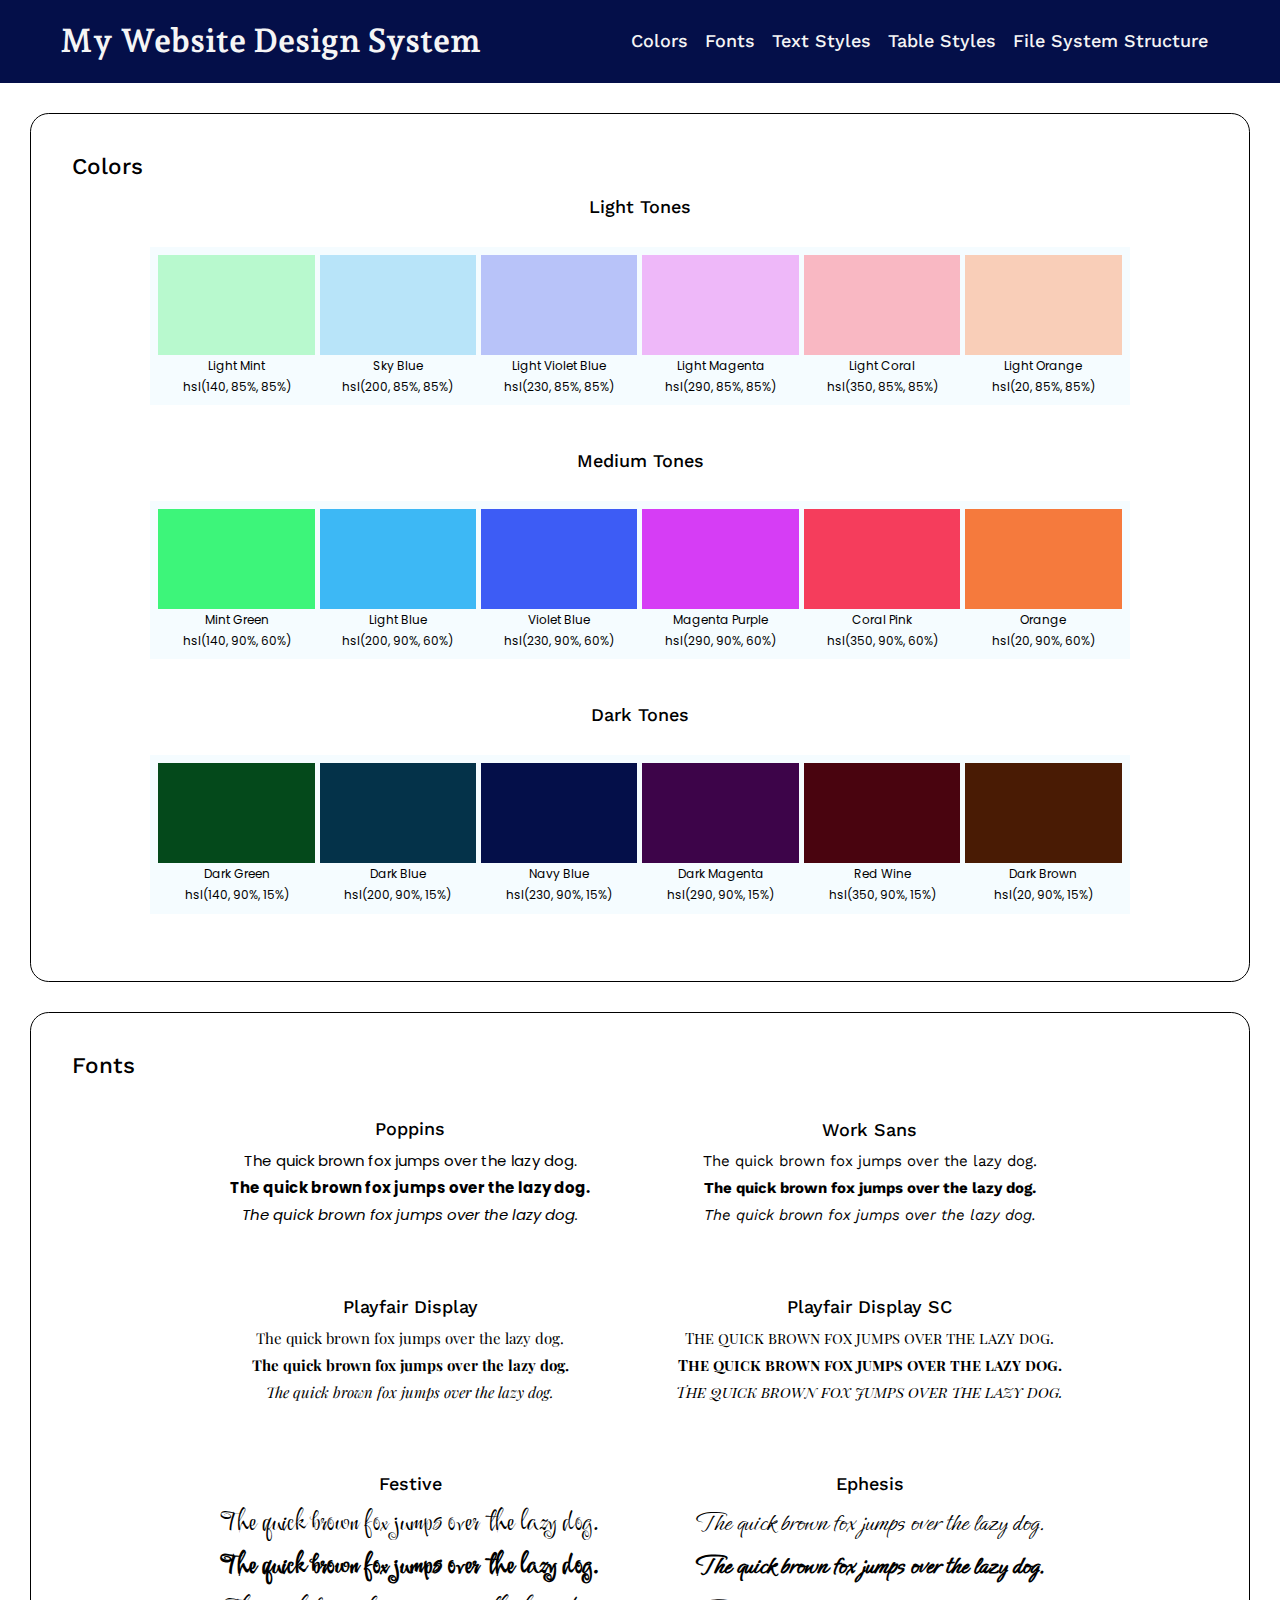
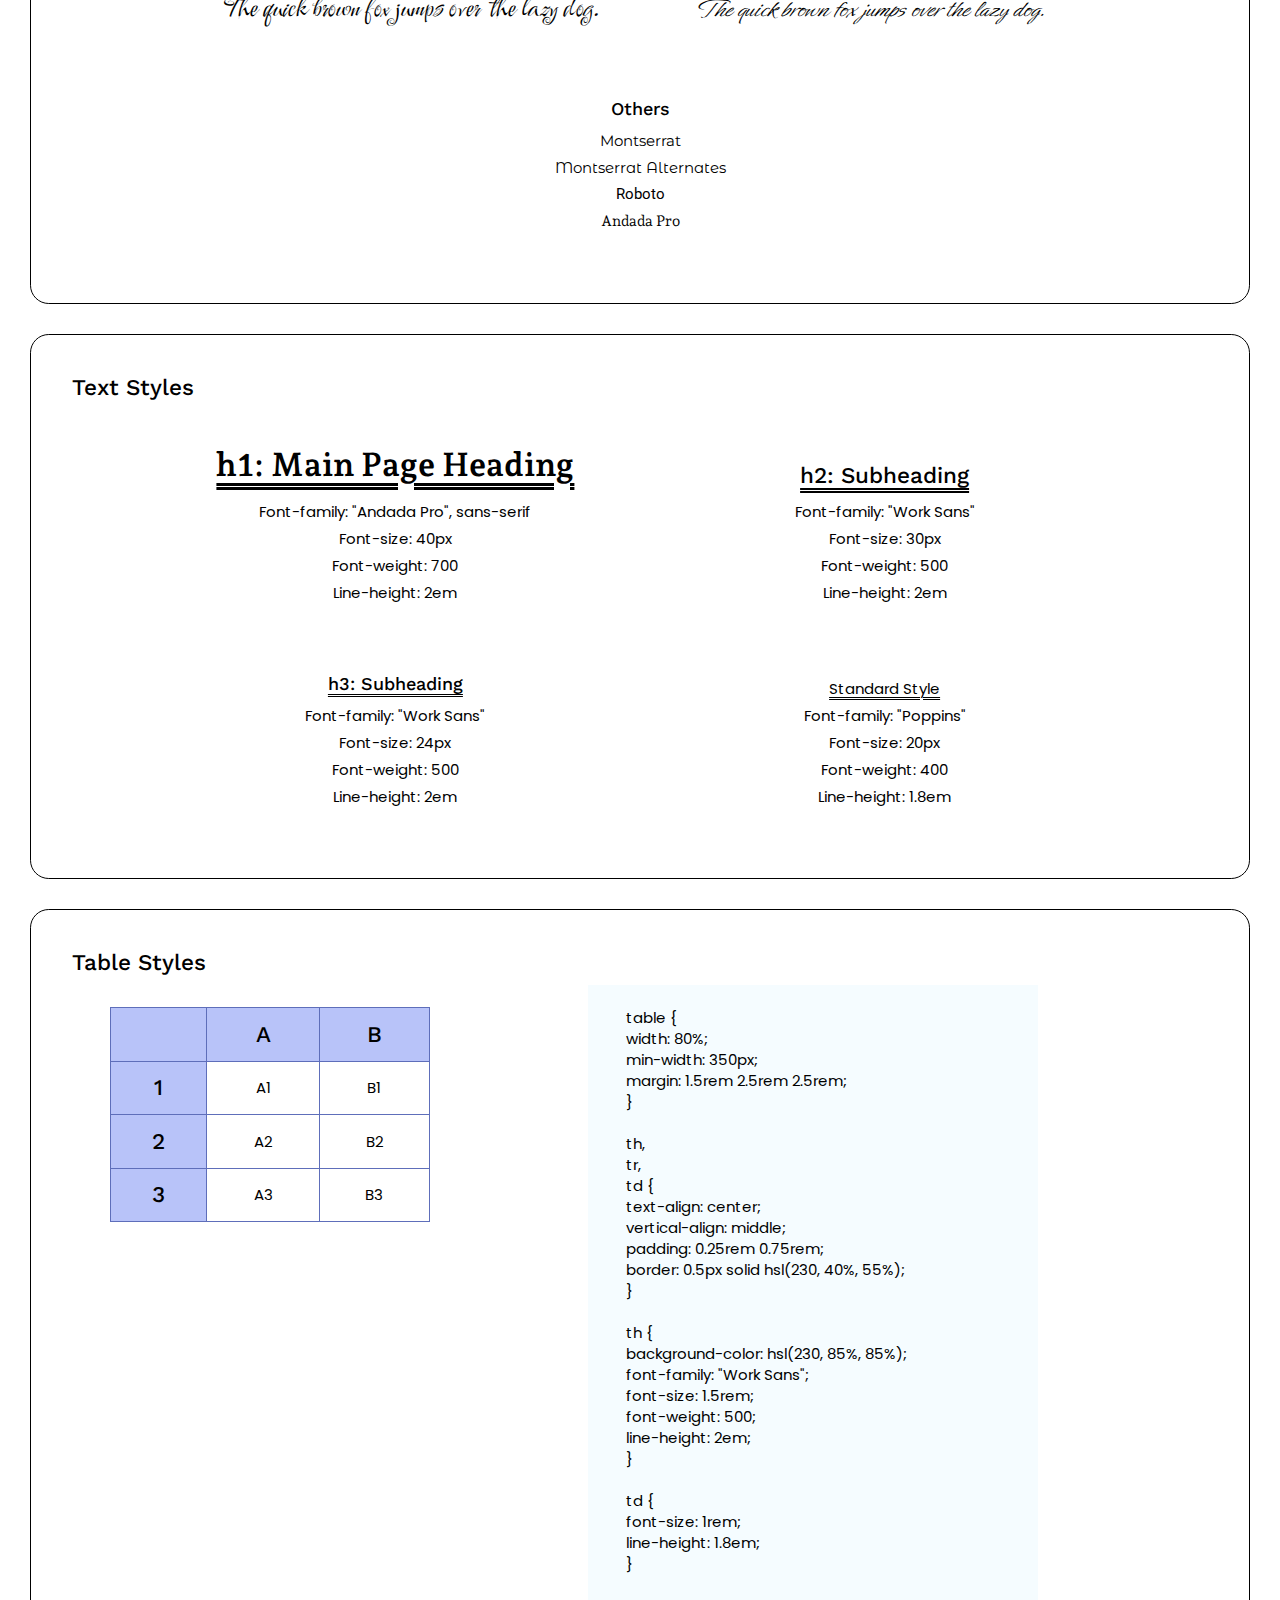
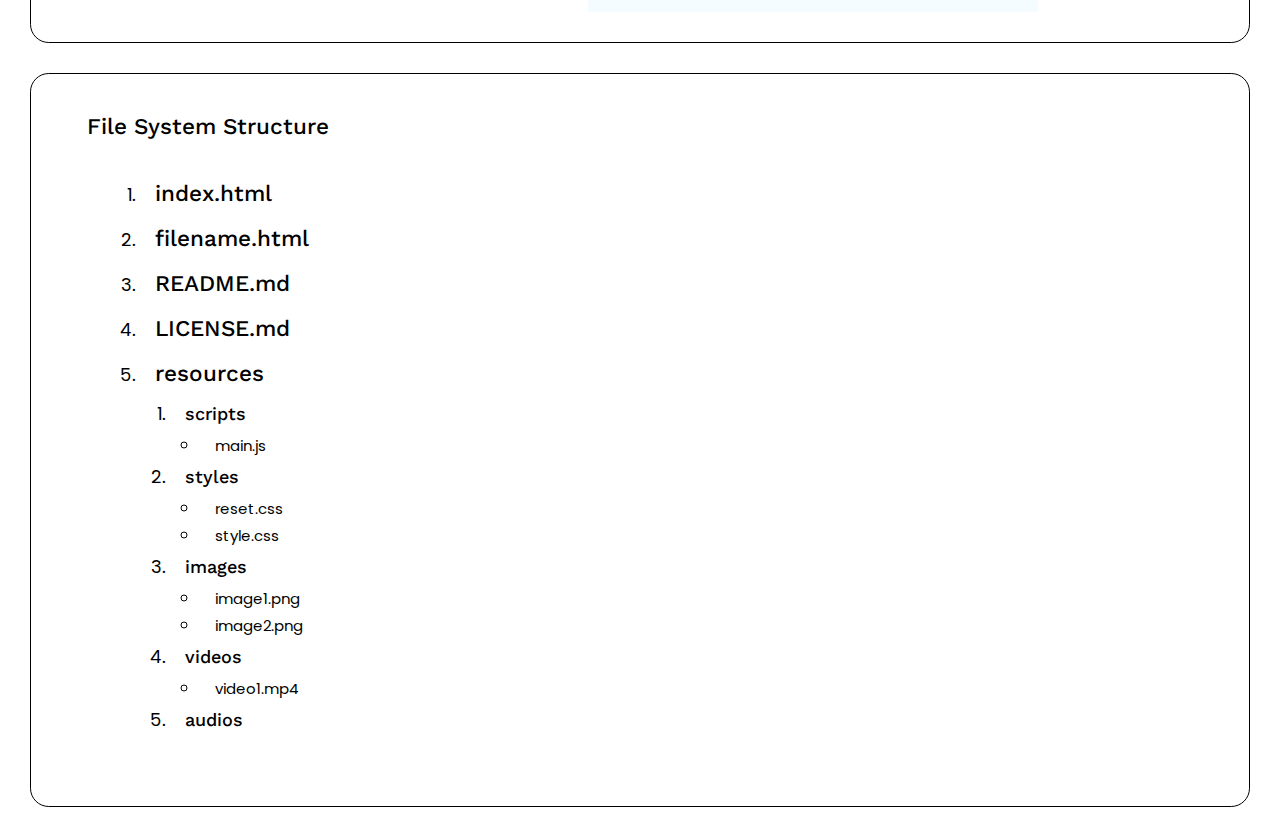
<file: index.html>
<!DOCTYPE html>
<html lang="en">
  <head>
    <meta charset="UTF-8" />
    <meta http-equiv="X-UA-Compatible" content="IE=edge" />
    <meta name="viewport" content="width=device-width, initial-scale=1.0" />
    <link rel="preconnect" href="https://fonts.googleapis.com" />
    <link rel="preconnect" href="https://fonts.gstatic.com" crossorigin />
    <link
      id="fonts-sans-serif&serif"
      href="https://fonts.googleapis.com/css2?family=Playfair+Display+SC:ital,wght@0,400;0,700;0,900;1,400;1,700;1,900&family=Playfair+Display:ital,wght@0,400;0,500;0,600;0,700;0,800;0,900;1,400;1,500;1,600;1,700;1,800;1,900&family=Roboto:ital,wght@0,100;0,300;0,400;0,500;0,700;0,900;1,100;1,300;1,400;1,500;1,700;1,900&family=Work+Sans:ital,wght@0,100;0,200;0,300;0,400;0,500;0,600;0,700;0,800;0,900;1,200;1,400;1,800&display=swap"
      rel="stylesheet"
    />
    <link
      id="fonts-cursive"
      href="https://fonts.googleapis.com/css2?family=Ephesis&family=Festive&display=swap"
      rel="stylesheet"
    />
    <link
      id="fonts-others"
      href="https://fonts.googleapis.com/css2?family=Andada+Pro:ital,wght@0,400;0,700;1,400&family=Montserrat+Alternates:ital,wght@0,400;0,700;1,400&family=Montserrat:ital,wght@0,400;0,700;1,400&family=Poppins:ital,wght@0,400;0,700;1,400&display=swap"
      rel="stylesheet"
    />
    <link href="resources/styles/reset.css" rel="stylesheet" />
    <link href="resources/styles/style.css" rel="stylesheet" />
    <title>My Website Design System</title>
  </head>

  <body>
    <!-- header -->

    <header>
      <h1>My Website Design System</h1>
      <nav>
        <ul>
          <li>
            <a href="#colors"><h2>Colors</h2></a>
          </li>
          <li>
            <a href="#fonts"><h2>Fonts</h2></a>
          </li>
          <li>
            <a href="#text-styles"><h2>Text Styles</h2></a>
          </li>
          <li>
            <a href="#table-styles"><h2>Table Styles</h2></a>
          </li>
          <li>
            <a href="#file-system-structure"><h2>File System Structure</h2></a>
          </li>
        </ul>
      </nav>
    </header>
    <div id="shiftdown"></div>

    <!-- Colors -->

    <main>
      <section class="topics" id="colors">
        <h2>Colors</h2>
        <section id='light'>
          <h3>Light Tones</h3>
          <ul>
            <li>
              <div id="light-1"></div>
              <p>Light Mint</p>
              <p>hsl(140, 85%, 85%)</p>
            </li>
            <li>
              <div id="light-2"></div>
              <p>Sky Blue</p>
              <p>hsl(200, 85%, 85%)</p>
            </li>
            <li>
              <div id="light-3"></div>
              <p>Light Violet Blue</p>
              <p>hsl(230, 85%, 85%)</p>
            </li>
            <li>
              <div id="light-4"></div>
              <p>Light Magenta</p>
              <p>hsl(290, 85%, 85%)</p>
            </li>
            <li>
              <div id="light-5"></div>
              <p>Light Coral</p>
              <p>hsl(350, 85%, 85%)</p>
            </li>
            <li>
              <div id="light-6"></div>
              <p>Light Orange</p>
              <p>hsl(20, 85%, 85%)</p>
            </li>
          </ul>
        </section>
        <section>
          <h3>Medium Tones</h3>
          <ul>
            <li>
              <div id="medium-1"></div>
              <p>Mint Green</p>
              <p>hsl(140, 90%, 60%)</p>
            </li>
            <li>
              <div id="medium-2"></div>
              <p>Light Blue</p>
              <p>hsl(200, 90%, 60%)</p>
            </li>
            <li>
              <div id="medium-3"></div>
              <p>Violet Blue</p>
              <p>hsl(230, 90%, 60%)</p>
            </li>
            <li>
              <div id="medium-4"></div>
              <p>Magenta Purple</p>
              <p>hsl(290, 90%, 60%)</p>
            </li>
            <li>
              <div id="medium-5"></div>
              <p>Coral Pink</p>
              <p>hsl(350, 90%, 60%)</p>
            </li>
            <li>
              <div id="medium-6"></div>
              <p>Orange</p>
              <p>hsl(20, 90%, 60%)</p>
            </li>
          </ul>
        </section>
        <section>
          <h3>Dark Tones</h3>
          <ul>
            <li>
              <div id="dark-1"></div>
              <p>Dark Green</p>
              <p>hsl(140, 90%, 15%)</p>
            </li>
            <li>
              <div id="dark-2"></div>
              <p>Dark Blue</p>
              <p>hsl(200, 90%, 15%)</p>
            </li>
            <li>
              <div id="dark-3"></div>
              <p>Navy Blue</p>
              <p>hsl(230, 90%, 15%)</p>
            </li>
            <li>
              <div id="dark-4"></div>
              <p>Dark Magenta</p>
              <p>hsl(290, 90%, 15%)</p>
            </li>
            <li>
              <div id="dark-5"></div>
              <p>Red Wine</p>
              <p>hsl(350, 90%, 15%)</p>
            </li>
            <li>
              <div id="dark-6"></div>
              <p>Dark Brown</p>
              <p>hsl(20, 90%, 15%)</p>
            </li>
          </ul>
        </section>
      </section>

      <!-- Fonts -->
                    
      <section class="topics" id="fonts">
        <h2>Fonts</h2>
        <ul>
          <li>
            <h3>Poppins</h3>
            <div id="font-1">
              <p class="normal">The quick brown fox jumps over the lazy dog.</p>
              <p class="bold">The quick brown fox jumps over the lazy dog.</p>
              <p class="italic">The quick brown fox jumps over the lazy dog.</p>
            </div>
          </li>
          <li>
            <h3>Work Sans</h3>
            <div id="font-2">
              <p class="normal">The quick brown fox jumps over the lazy dog.</p>
              <p class="bold">The quick brown fox jumps over the lazy dog.</p>
              <p class="italic">The quick brown fox jumps over the lazy dog.</p>
            </div>
          </li>
          <li>
            <h3>Playfair Display</h3>
            <div id="font-3">
              <p class="normal">The quick brown fox jumps over the lazy dog.</p>
              <p class="bold">The quick brown fox jumps over the lazy dog.</p>
              <p class="italic">The quick brown fox jumps over the lazy dog.</p>
            </div>
          </li>
          <li>
            <h3>Playfair Display SC</h3>
            <div id="font-4">
              <p class="normal">The quick brown fox jumps over the lazy dog.</p>
              <p class="bold">The quick brown fox jumps over the lazy dog.</p>
              <p class="italic">The quick brown fox jumps over the lazy dog.</p>
            </div>
          </li>
          <li>
            <h3>Festive</h3>
            <div id="font-5">
              <p class="normal">The quick brown fox jumps over the lazy dog.</p>
              <p class="bold">The quick brown fox jumps over the lazy dog.</p>
              <p class="italic">The quick brown fox jumps over the lazy dog.</p>
            </div>
          </li>
          <li>
            <h3>Ephesis</h3>
            <div id="font-6">
              <p class="normal">The quick brown fox jumps over the lazy dog.</p>
              <p class="bold">The quick brown fox jumps over the lazy dog.</p>
              <p class="italic">The quick brown fox jumps over the lazy dog.</p>
            </div>
          </li>
          <li class="others">
            <h3>Others</h3>
            <div>
              <p id="font-7">Montserrat</p>
              <p id="font-8">Montserrat Alternates</p>
              <p id="font-9">Roboto</p>
              <p id="font-10">Andada Pro</p>
            </div>
          </li>
        </ul>
      </section>

      <!-- Text Styles -->

      <section class="topics" id="text-styles">
        <h2>Text Styles</h2>
        <ul>
          <li>
            <h1>h1: Main Page Heading</h1>
            <ul class="description">
              <li>Font-family: "Andada Pro", sans-serif</li>
              <li>Font-size: 40px</li>
              <li>Font-weight: 700</li>
              <li>Line-height: 2em</li>
            </ul>
          </li>
          <li>
            <h2>h2: Subheading</h2>
            <ul class="description">
              <li>Font-family: "Work Sans"</li>
              <li>Font-size: 30px</li>
              <li>Font-weight: 500</li>
              <li>Line-height: 2em</li>
            </ul>
          </li>
          <li>
            <h3>h3: Subheading</h3>
            <ul class="description">
              <li>Font-family: "Work Sans"</li>
              <li>Font-size: 24px</li>
              <li>Font-weight: 500</li>
              <li>Line-height: 2em</li>
            </ul>
          </li>
          <li>
            <p>Standard Style</p>
            <ul class="description">
              <li>Font-family: "Poppins"</li>
              <li>Font-size: 20px</li>
              <li>Font-weight: 400</li>
              <li>Line-height: 1.8em</li>
            </ul>
          </li>
        </ul>
      </section>

      <!-- Table Styles -->

      <section class="topics" id="table-styles">
        <h2>Table Styles</h2>
        <div>
          <div id="table">
            <table>
              <thead>
                <tr>
                  <th></th>
                  <th>A</th>
                  <th>B</th>
                </tr>
              </thead>
              <tbody>
                <tr>
                  <th>1</th>
                  <td>A1</td>
                  <td>B1</td>
                </tr>
                <tr>
                  <th>2</th>
                  <td>A2</td>
                  <td>B2</td>
                </tr>
                <tr>
                  <th>3</th>
                  <td>A3</td>
                  <td>B3</td>
                </tr>
              </tbody>
            </table>
          </div>
          <div id="code">
            <code>
              table {<br>
                width: 80%;<br>
                min-width: 350px;<br>
                margin: 1.5rem 2.5rem 2.5rem;<br>
              }<br>
              <br>
              th,<br>
              tr,<br>
              td {<br>
                text-align: center;<br>
                vertical-align: middle;<br>
                padding: 0.25rem 0.75rem;<br>
                border: 0.5px solid hsl(230, 40%, 55%);<br>
              }<br>
              <br>
              th {<br>
                background-color: hsl(230, 85%, 85%);<br>
                font-family: "Work Sans";<br>
                font-size: 1.5rem;<br>
                font-weight: 500;<br>
                line-height: 2em;<br>
              }<br>
              <br>
              td {<br>
                font-size: 1rem;<br>
                line-height: 1.8em;<br>
              }<br>
            </code>
          </div>
        </div>
      </section>

      <!-- File System Structure -->

      <section class="topics" id="file-system-structure">
        <h2>File System Structure</h2>
        <div>
          <ol>
            <li><h2>index.html</h2></li>
            <li><h2>filename.html</h2></li>
            <li><h2>README.md</h2></li>
            <li><h2>LICENSE.md</h2></li>
            <li><h2>resources</h2></li>
            <ol>
              <li><h3>scripts</h3></li>
              <ul>
                <li><p>main.js</p></li>
              </ul>
              <li><h3>styles</h3></li>
              <ul>
                <li><p>reset.css</p></li>
                <li><p>style.css</p></li>
              </ul>
              <li><h3>images</h3></li>
              <ul>
                <li><p>image1.png</p></li>
                <li><p>image2.png</p></li>
              </ul>
              <li><h3>videos</h3></li>
              <ul>
                <li><p>video1.mp4</p></li>
              </ul>
              <li><h3>audios</h3></li>
            </ol>
          </ol>
        </div>
      </section>
    </main>
  </body>
</html>
</file>
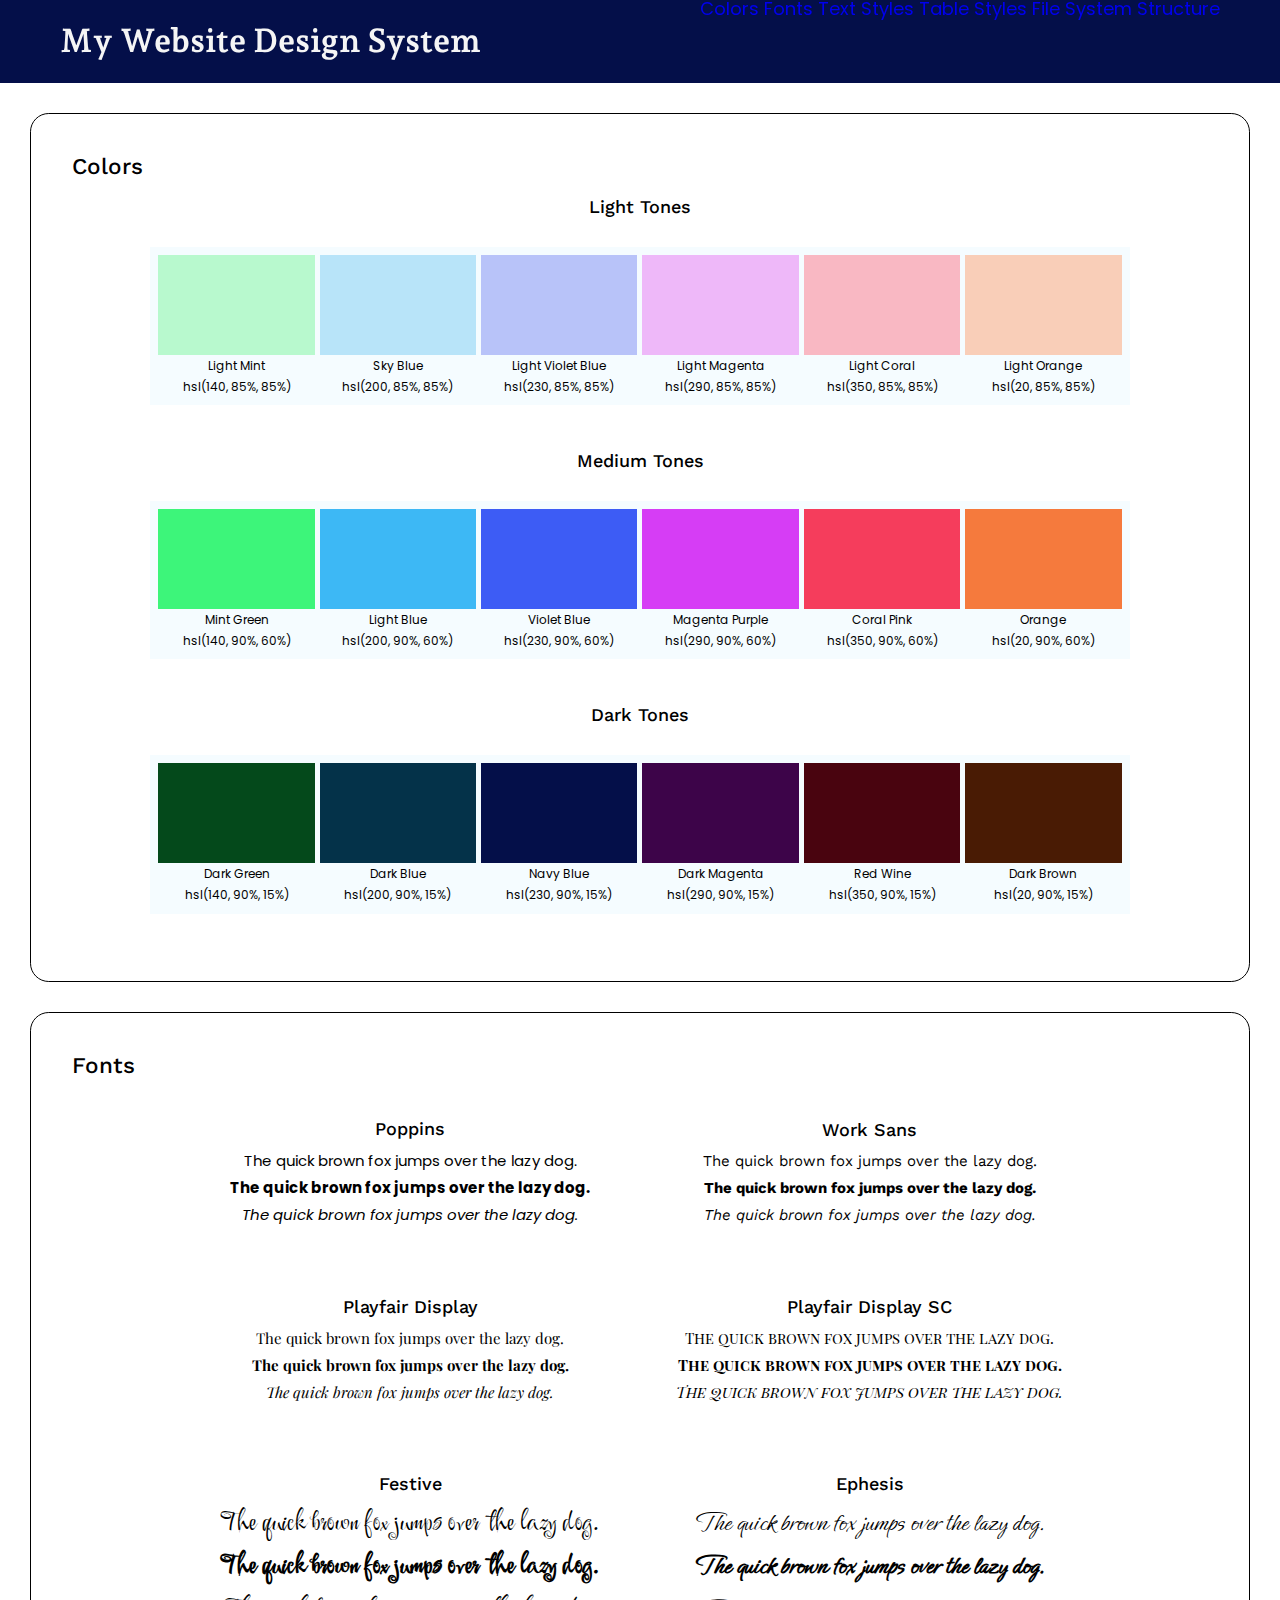
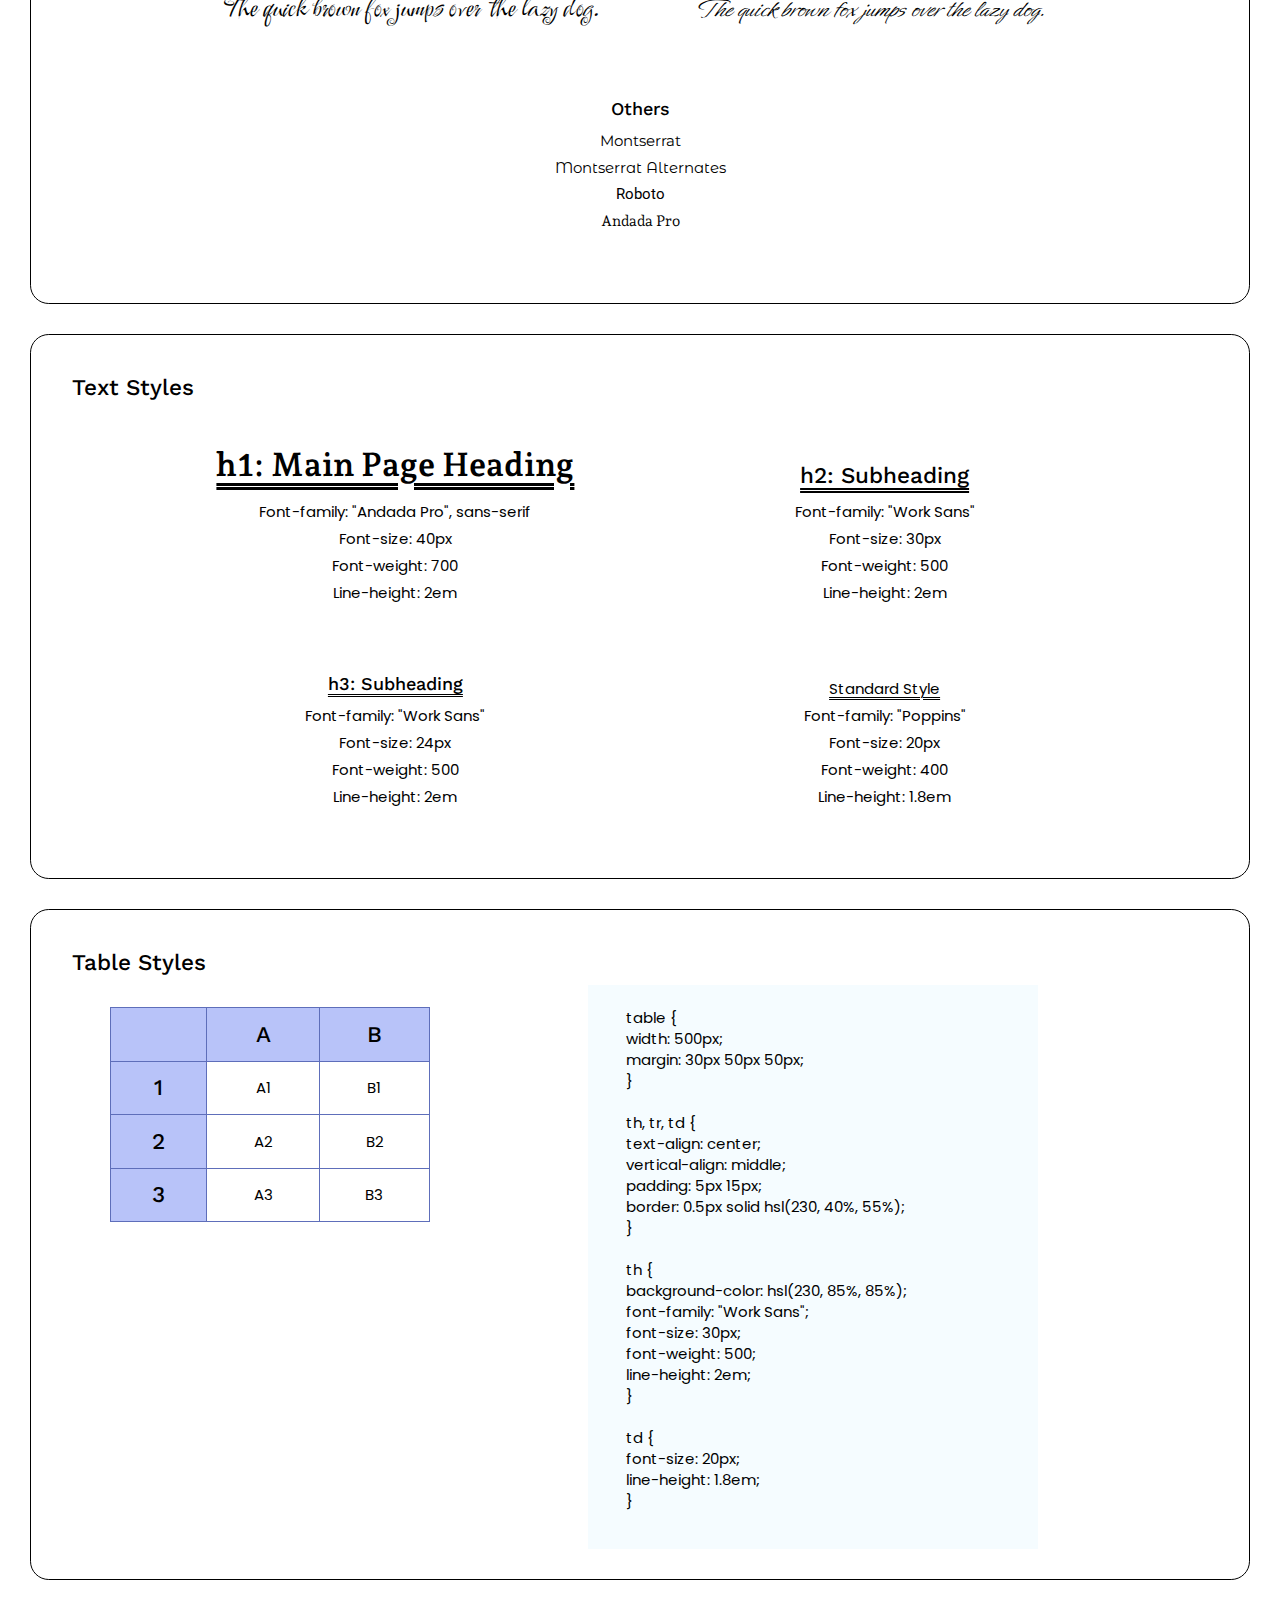
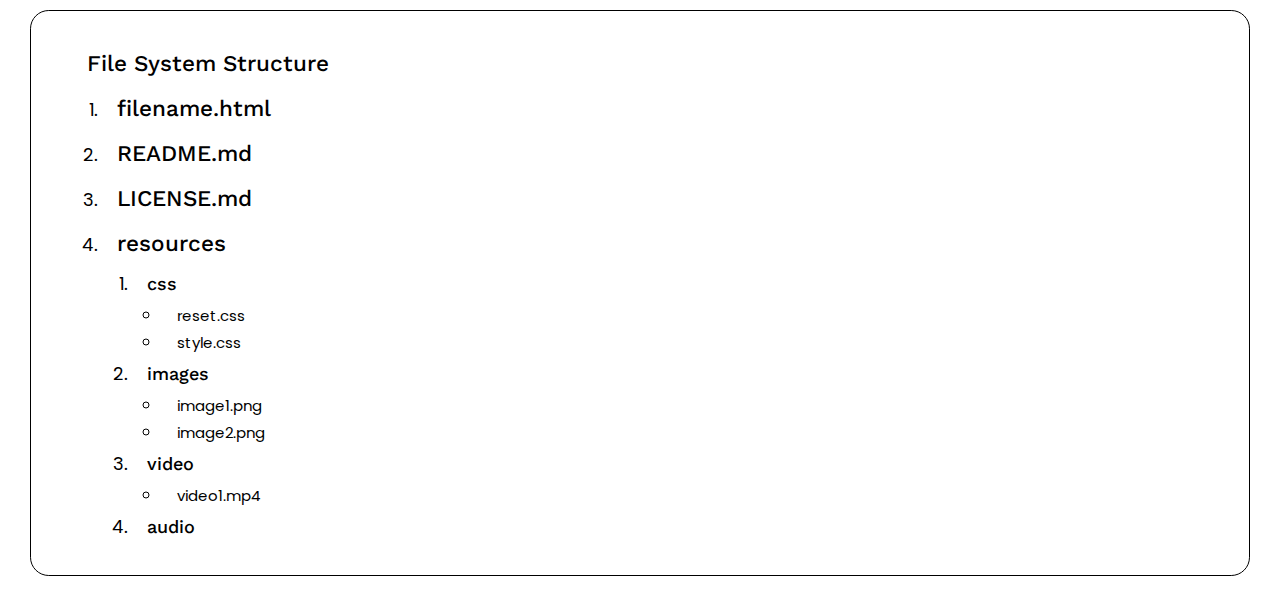
<file: My Website Design System.html>
<!DOCTYPE html>
<html lang="en">
  <head>
    <meta charset="UTF-8" />
    <meta http-equiv="X-UA-Compatible" content="IE=edge" />
    <meta name="viewport" content="width=device-width, initial-scale=1.0" />
    <link rel="preconnect" href="https://fonts.googleapis.com" />
    <link rel="preconnect" href="https://fonts.gstatic.com" crossorigin />
    <link
      id="fonts-sans-serif&serif"
      href="https://fonts.googleapis.com/css2?family=Playfair+Display+SC:ital,wght@0,400;0,700;0,900;1,400;1,700;1,900&family=Playfair+Display:ital,wght@0,400;0,500;0,600;0,700;0,800;0,900;1,400;1,500;1,600;1,700;1,800;1,900&family=Roboto:ital,wght@0,100;0,300;0,400;0,500;0,700;0,900;1,100;1,300;1,400;1,500;1,700;1,900&family=Work+Sans:ital,wght@0,100;0,200;0,300;0,400;0,500;0,600;0,700;0,800;0,900;1,200;1,400;1,800&display=swap"
      rel="stylesheet"
    />
    <link
      id="fonts-cursive"
      href="https://fonts.googleapis.com/css2?family=Ephesis&family=Festive&display=swap"
      rel="stylesheet"
    />
    <link
      id="fonts-others"
      href="https://fonts.googleapis.com/css2?family=Andada+Pro:ital,wght@0,400;0,700;1,400&family=Montserrat+Alternates:ital,wght@0,400;0,700;1,400&family=Montserrat:ital,wght@0,400;0,700;1,400&family=Poppins:ital,wght@0,400;0,700;1,400&display=swap"
      rel="stylesheet"
    />
    <link href="resources/css/reset.css" rel="stylesheet" />
    <link href="resources/css/style.css" rel="stylesheet" />
    <title>My Website Design System</title>
  </head>

  <body>
    <!-- header -->

    <header>
      <h1>My Website Design System</h1>
      <nav>
        <ul>
          <li><a href="#colors">Colors</a></li>
          <li><a href="#fonts">Fonts</a></li>
          <li><a href="#text-styles">Text Styles</a></li>
          <li><a href="#table-styles">Table Styles</a></li>
          <li><a href="#file-system-structure">File System Structure</a></li>
        </ul>
      </nav>
    </header>
    <div id="shiftdown"></div>

    <!-- Colors -->

    <main>
      <section class="topics" id="colors">
        <h2>Colors</h2>
        <section>
          <h3>Light Tones</h3>
          <ul>
            <li>
              <div id="light-1"></div>
              <p>Light Mint</p>
              <p>hsl(140, 85%, 85%)</p>
            </li>
            <li>
              <div id="light-2"></div>
              <p>Sky Blue</p>
              <p>hsl(200, 85%, 85%)</p>
            </li>
            <li>
              <div id="light-3"></div>
              <p>Light Violet Blue</p>
              <p>hsl(230, 85%, 85%)</p>
            </li>
            <li>
              <div id="light-4"></div>
              <p>Light Magenta</p>
              <p>hsl(290, 85%, 85%)</p>
            </li>
            <li>
              <div id="light-5"></div>
              <p>Light Coral</p>
              <p>hsl(350, 85%, 85%)</p>
            </li>
            <li>
              <div id="light-6"></div>
              <p>Light Orange</p>
              <p>hsl(20, 85%, 85%)</p>
            </li>
          </ul>
        </section>
        <section>
          <h3>Medium Tones</h3>
          <ul>
            <li>
              <div id="medium-1"></div>
              <p>Mint Green</p>
              <p>hsl(140, 90%, 60%)</p>
            </li>
            <li>
              <div id="medium-2"></div>
              <p>Light Blue</p>
              <p>hsl(200, 90%, 60%)</p>
            </li>
            <li>
              <div id="medium-3"></div>
              <p>Violet Blue</p>
              <p>hsl(230, 90%, 60%)</p>
            </li>
            <li>
              <div id="medium-4"></div>
              <p>Magenta Purple</p>
              <p>hsl(290, 90%, 60%)</p>
            </li>
            <li>
              <div id="medium-5"></div>
              <p>Coral Pink</p>
              <p>hsl(350, 90%, 60%)</p>
            </li>
            <li>
              <div id="medium-6"></div>
              <p>Orange</p>
              <p>hsl(20, 90%, 60%)</p>
            </li>
          </ul>
        </section>
        <section>
          <h3>Dark Tones</h3>
          <ul>
            <li>
              <div id="dark-1"></div>
              <p>Dark Green</p>
              <p>hsl(140, 90%, 15%)</p>
            </li>
            <li>
              <div id="dark-2"></div>
              <p>Dark Blue</p>
              <p>hsl(200, 90%, 15%)</p>
            </li>
            <li>
              <div id="dark-3"></div>
              <p>Navy Blue</p>
              <p>hsl(230, 90%, 15%)</p>
            </li>
            <li>
              <div id="dark-4"></div>
              <p>Dark Magenta</p>
              <p>hsl(290, 90%, 15%)</p>
            </li>
            <li>
              <div id="dark-5"></div>
              <p>Red Wine</p>
              <p>hsl(350, 90%, 15%)</p>
            </li>
            <li>
              <div id="dark-6"></div>
              <p>Dark Brown</p>
              <p>hsl(20, 90%, 15%)</p>
            </li>
          </ul>
        </section>
      </section>

      <!-- Fonts -->

      <section class="topics" id="fonts">
        <h2>Fonts</h2>
        <ul>
          <li>
            <h3>Poppins</h3>
            <div id="font-1">
              <p class="normal">The quick brown fox jumps over the lazy dog.</p>
              <p class="bold">The quick brown fox jumps over the lazy dog.</p>
              <p class="italic">The quick brown fox jumps over the lazy dog.</p>
            </div>
          </li>
          <li>
            <h3>Work Sans</h3>
            <div id="font-2">
              <p class="normal">The quick brown fox jumps over the lazy dog.</p>
              <p class="bold">The quick brown fox jumps over the lazy dog.</p>
              <p class="italic">The quick brown fox jumps over the lazy dog.</p>
            </div>
          </li>
          <li>
            <h3>Playfair Display</h3>
            <div id="font-3">
              <p class="normal">The quick brown fox jumps over the lazy dog.</p>
              <p class="bold">The quick brown fox jumps over the lazy dog.</p>
              <p class="italic">The quick brown fox jumps over the lazy dog.</p>
            </div>
          </li>
          <li>
            <h3>Playfair Display SC</h3>
            <div id="font-4">
              <p class="normal">The quick brown fox jumps over the lazy dog.</p>
              <p class="bold">The quick brown fox jumps over the lazy dog.</p>
              <p class="italic">The quick brown fox jumps over the lazy dog.</p>
            </div>
          </li>
          <li>
            <h3>Festive</h3>
            <div id="font-5">
              <p class="normal">The quick brown fox jumps over the lazy dog.</p>
              <p class="bold">The quick brown fox jumps over the lazy dog.</p>
              <p class="italic">The quick brown fox jumps over the lazy dog.</p>
            </div>
          </li>
          <li>
            <h3>Ephesis</h3>
            <div id="font-6">
              <p class="normal">The quick brown fox jumps over the lazy dog.</p>
              <p class="bold">The quick brown fox jumps over the lazy dog.</p>
              <p class="italic">The quick brown fox jumps over the lazy dog.</p>
            </div>
          </li>
          <li class="others">
            <h3>Others</h3>
            <div>
              <p id="font-7">Montserrat</p>
              <p id="font-8">Montserrat Alternates</p>
              <p id="font-9">Roboto</p>
              <p id="font-10">Andada Pro</p>
            </div>
          </li>
        </ul>
      </section>

      <!-- Text Styles -->

      <section class="topics" id="text-styles">
        <h2>Text Styles</h2>
        <ul>
          <li>
            <h1>h1: Main Page Heading</h1>
            <ul class="description">
              <li>Font-family: "Andada Pro", sans-serif</li>
              <li>Font-size: 40px</li>
              <li>Font-weight: 700</li>
              <li>Line-height: 2em</li>
            </ul>
          </li>
          <li>
            <h2>h2: Subheading</h2>
            <ul class="description">
              <li>Font-family: "Work Sans"</li>
              <li>Font-size: 30px</li>
              <li>Font-weight: 500</li>
              <li>Line-height: 2em</li>
            </ul>
          </li>
          <li>
            <h3>h3: Subheading</h3>
            <ul class="description">
              <li>Font-family: "Work Sans"</li>
              <li>Font-size: 24px</li>
              <li>Font-weight: 500</li>
              <li>Line-height: 2em</li>
            </ul>
          </li>
          <li>
            <p>Standard Style</p>
            <ul class="description">
              <li>Font-family: "Poppins"</li>
              <li>Font-size: 20px</li>
              <li>Font-weight: 400</li>
              <li>Line-height: 1.8em</li>
            </ul>
          </li>
        </ul>
      </section>

      <!-- Table Styles -->

      <section class="topics" id="table-styles">
        <h2>Table Styles</h2>
        <section>
          <section id="table">
            <table>
              <thead>
                <tr>
                  <th></th>
                  <th>A</th>
                  <th>B</th>
                </tr>
              </thead>
              <tbody>
                <tr>
                  <th>1</th>
                  <td>A1</td>
                  <td>B1</td>
                </tr>
                <tr>
                  <th>2</th>
                  <td>A2</td>
                  <td>B2</td>
                </tr>
                <tr>
                  <th>3</th>
                  <td>A3</td>
                  <td>B3</td>
                </tr>
              </tbody>
            </table>
          </section>
          <section id="code">
            <code>
              table {<br />
              width: 500px;<br />
              margin: 30px 50px 50px;<br />
              }<br />
              <br />
              th, tr, td {<br />
              text-align: center;<br />
              vertical-align: middle;<br />
              padding: 5px 15px;<br />
              border: 0.5px solid hsl(230, 40%, 55%);<br />
              }<br />
              <br />
              th {<br />
              background-color: hsl(230, 85%, 85%);<br />
              font-family: "Work Sans";<br />
              font-size: 30px;<br />
              font-weight: 500;<br />
              line-height: 2em;<br />
              }<br />
              <br />
              td {<br />
              font-size: 20px;<br />
              line-height: 1.8em;<br />
              }
            </code>
          </section>
        </section>
      </section>

      <!-- File System Structure -->

      <section class="topics" id="file-system-structure">
        <h2>File System Structure</h2>
        <section>
          <ol>
            <li><h2>filename.html</h2></li>
            <li><h2>README.md</h2></li>
            <li><h2>LICENSE.md</h2></li>
            <li><h2>resources</h2></li>
            <ol>
              <li><h3>css</h3></li>
              <ul>
                <li><p>reset.css</p></li>
                <li><p>style.css</p></li>
              </ul>
              <li><h3>images</h3></li>
              <ul>
                <li><p>image1.png</p></li>
                <li><p>image2.png</p></li>
              </ul>
              <li><h3>video</h3></li>
              <ul>
                <li><p>video1.mp4</p></li>
              </ul>
              <li><h3>audio</h3></li>
            </ol>
          </ol>
        </section>
      </section>
    </main>
  </body>
</html>
</file>
<file: resources/styles/style.css>
/* General */

html,
body {
  font-family: "Poppins", sans-serif;
  font-size: 18px;
}

/* Media Queries */

@media only screen and (max-width: 1400px) {
  /* Reset font-size */

  html {
    font-size: 16px;
  }
}

@media only screen and (max-width: 1300px) {
  /* Reset font-size */

  html {
    font-size: 15px;
  }
}

@media only screen and (max-width: 1200px) {
  /* Reset nav bar */

  header,
  nav,
  nav li,
  nav a {
    padding: 0;
    margin: 0;
  }

  header h1 {
    font-size: 1.22rem;
    line-height: 1em;
    padding: 0.5rem 1rem;
    margin: 0;
  }

  nav li h2 {
    font-size: 1.22rem;
    line-height: 1em;
    padding: 0.5rem 0.3rem;
    margin: 0;
  }

  #shiftdown {
    max-height: 2.2rem;
  }

  /* Resetting color tile width not working */

  .color li,
  .color div,
  .color p {
    width: 500px;
    min-width: 500px;
  }
}

@media only screen and (max-width: 650px) {
  /* Shift double size as before down */

  #shiftdown {
    min-height: 4.4rem;
  }

  /* Resetting article width and border */

  #colors,
  #fonts,
  #text-styles,
  #table-styles,
  #file-system-structure {
    text-align: center;
    width: auto;
    min-width: none;
    max-width: 100%;
    padding: 20px;
    margin: 0;
    border: none 0px;
    border-radius: 0;
  }

  h2 {
    text-align: left;
    padding: 0 20px;
  }

  #colors section,
  #colors ul,
  #colors li,
  #colors div,
  #fonts ul,
  #fonts .others,
  #fonts div,
  #text-styles ul,
  #text-styles .description,
  #text-styles .description li,
  #text-styles li h1,
  #text-styles li h2,
  #text-styles li h3,
  #text-styles li p,
  #table-styles div,
  #table,
  table,
  #code,
  p {
    text-align: center;
    box-sizing: border-box;
    width: 100%;
    min-width: 0;
    max-width: 100%;
    padding: 0;
    margin: 0 auto;
  }

  /* Resetting article width and min-width not working */
  /* Content overflow in mobile phones */

  #fonts li,
  #text-styles li {
    text-align: center;
    box-sizing: border-box;
    width: 50px;
    min-width: 50px;
    max-width: 100px;
    padding: 0;
    margin: 0 auto;
  }

  code {
    text-align: left;
    box-sizing: border-box;
    width: auto;
    min-width: none;
    max-width: 100%;
    padding: 0;
    margin: 0 auto;
  }
}

header {
  color: whitesmoke;
  box-sizing: border-box;
  position: fixed;
  width: 100%;
  height: 5.5rem;
  z-index: 100;
}

#shiftdown {
  width: 100%;
  height: 5.5rem;
}

header h1,
header nav {
  background-color: hsl(230, 90%, 15%);
}

h1 {
  font-family: "Andada Pro", sans-serif;
  font-size: 2.2rem;
  font-weight: 700;
  line-height: 2em;
  display: block;
  padding: 0.55rem 0 0.55rem 4rem;
}

h2 {
  font-family: "Work Sans";
  font-size: 1.5rem;
  font-weight: 500;
  line-height: 2em;
}

h3 {
  font-family: "Work Sans";
  font-size: 1.2rem;
  font-weight: 500;
  line-height: 2em;
  text-align: center;
}

p {
  font-size: 1rem;
  line-height: 1.8em;
}

nav {
  position: absolute;
  padding-right: 4rem;
  top: 0;
  right: 0;
}

nav li {
  display: inline-block;
}

nav a {
  text-decoration: none;
}

nav h2 {
  color: whitesmoke;
  font-size: 1.2rem;
  padding: 1.55rem 0.8rem 1.55rem 0;
}

section.topics {
  width: auto;
  padding: 2rem 2.75rem;
  margin: 2rem;
  border: 1px black solid;
  border-radius: 1.25rem;
}

/* Colors */

#colors ul {
  background-color: hsl(200, 100%, 98%);
  text-align: center;
  width: 85%;
  padding: 0.5rem;
  margin: 1.5rem auto 2.5rem;
}

#colors li {
  display: inline-block;
  width: 16.2%;
  min-width: 125px;
}

#colors li p {
  font-size: 0.8rem;
}

#colors div {
  height: 100px;
}

#light-1 {
  background-color: hsl(140, 85%, 85%);
}
#light-2 {
  background-color: hsl(200, 85%, 85%);
}
#light-3 {
  background-color: hsl(230, 85%, 85%);
}
#light-4 {
  background-color: hsl(290, 85%, 85%);
}
#light-5 {
  background-color: hsl(350, 85%, 85%);
}
#light-6 {
  background-color: hsl(20, 85%, 85%);
}

#medium-1 {
  background-color: hsl(140, 90%, 60%);
}
#medium-2 {
  background-color: hsl(200, 90%, 60%);
}
#medium-3 {
  background-color: hsl(230, 90%, 60%);
}
#medium-4 {
  background-color: hsl(290, 90%, 60%);
}
#medium-5 {
  background-color: hsl(350, 90%, 60%);
}
#medium-6 {
  background-color: hsl(20, 90%, 60%);
}

#dark-1 {
  background-color: hsl(140, 90%, 15%);
}
#dark-2 {
  background-color: hsl(200, 90%, 15%);
}
#dark-3 {
  background-color: hsl(230, 90%, 15%);
}
#dark-4 {
  background-color: hsl(290, 90%, 15%);
}
#dark-5 {
  background-color: hsl(350, 90%, 15%);
}
#dark-6 {
  background-color: hsl(20, 90%, 15%);
}

/* Fonts */

#fonts ul {
  text-align: center;
  margin: 0 auto;
}

#fonts li {
  display: inline-block;
  width: 40%;
  min-width: 440px;
  margin: 1.5rem auto 2.5rem;
}

#fonts .others {
  display: block;
  margin: 1.5rem auto 2.5rem;
}

.bold {
  font-weight: bold;
}

.italic {
  font-style: italic;
}

#font-1 {
  font-family: "Poppins", sans-serif;
}
#font-2 {
  font-family: "Work Sans", sans-serif;
}
#font-3 {
  font-family: "Playfair Display", serif;
}
#font-4 {
  font-family: "Playfair Display SC", serif;
}
#font-5 p {
  font-family: "Festive", cursive;
  font-size: 1.8rem;
  line-height: 1.6em;
}
#font-6 p {
  font-family: "Ephesis", cursive;
  font-size: 1.8rem;
  line-height: 1.6em;
}
#font-7 {
  font-family: "Montserrat", sans-serif;
}
#font-8 {
  font-family: "Montserrat Alternates", sans-serif;
}
#font-9 {
  font-family: "Roboto", sans-serif;
}
#font-10 {
  font-family: "Andada Pro", serif;
}

/* Text Styles */

#text-styles li h1,
#text-styles li h2,
#text-styles li h3,
#text-styles li p {
  text-decoration: underline;
  text-decoration-style: double;
  text-underline-offset: 0.2em;
  text-decoration-thickness: 0.08em;
  padding: 0;
}

#text-styles ul {
  text-align: center;
  margin: 0 auto;
}

#text-styles li {
  display: inline-block;
  width: 40%;
  min-width: 400px;
  margin: 1.5rem 1rem 2.5rem;
}

#text-styles .description li {
  font-size: 1rem;
  line-height: 1.8em;
  display: block;
  margin: 0 auto;
}

/* Table Styles */

table {
  width: auto;
  min-width: 320px;
  margin: 1.5rem 2.5rem 2.5rem;
}

th,
tr,
td {
  text-align: center;
  vertical-align: middle;
  padding: 0.25rem 0.75rem;
  border: 0.5px solid hsl(230, 40%, 55%);
}

th {
  background-color: hsl(230, 85%, 85%);
  font-family: "Work Sans";
  font-size: 1.5rem;
  font-weight: 500;
  line-height: 2em;
}

td {
  font-size: 1rem;
  line-height: 1.8em;
}

#table-styles div {
  margin: 0 auto;
}

#table {
  display: inline-block;
  width: 45%;
}

code {
  background-color: hsl(200, 100%, 98%);
  font-size: 1rem;
  line-height: 1.4em;
  display: inline-block;
  min-width: 375px;
  padding: 1.5rem 2.5rem 2.5rem;
}

#code {
  vertical-align: top;
  display: inline-block;
}

/* File System Structure */

#file-system-structure div {
  margin: 1.5rem 2.5rem 2.5rem;
}

#file-system-structure ol,
#file-system-structure ul {
  margin: 0 2rem;
}

#file-system-structure ol li {
  list-style: decimal;
}

#file-system-structure ul li {
  list-style: circle;
}

#file-system-structure h2,
#file-system-structure h3,
#file-system-structure p {
  text-align: left;
  text-indent: 15px;
}
</file>
<file: resources/css/style.css>
/* General */

html,
body {
  font-family: "Poppins", sans-serif;
  font-size: 18px;
}

/* Media Queries */

@media only screen and (max-width: 1400px) {
  /* Reset font-size */

  html {
    font-size: 16px;
  }
}

@media only screen and (max-width: 1300px) {
  /* Reset font-size */

  html {
    font-size: 15px;
  }
}

@media only screen and (max-width: 1200px) {
  /* Reset nav bar */

  header,
  nav,
  nav li,
  nav a {
    padding: 0;
    margin: 0;
  }

  header h1 {
    font-size: 1.22rem;
    line-height: 1em;
    padding: 0.5rem 1rem;
    margin: 0;
  }

  nav li h2 {
    font-size: 1.22rem;
    line-height: 1em;
    padding: 0.5rem 0.3rem;
    margin: 0;
  }

  #shiftdown {
    max-height: 2.2rem;
  }

  /* Resetting color tile width not working */

  .color li,
  .color div,
  .color p {
    width: 500px;
    min-width: 500px;
  }
}

@media only screen and (max-width: 650px) {
  /* Shift double size as before down */

  #shiftdown {
    min-height: 4.4rem;
  }

  /* Resetting article width and border */

  #colors,
  #fonts,
  #text-styles,
  #table-styles,
  #file-system-structure {
    text-align: center;
    width: auto;
    min-width: none;
    max-width: 100%;
    padding: 20px;
    margin: 0;
    border: none 0px;
    border-radius: 0;
  }

  h2 {
    text-align: left;
    padding: 0 20px;
  }

  #colors section,
  #colors ul,
  #colors li,
  #colors div,
  #fonts ul,
  #fonts .others,
  #fonts div,
  #text-styles ul,
  #text-styles .description,
  #text-styles .description li,
  #text-styles li h1,
  #text-styles li h2,
  #text-styles li h3,
  #text-styles li p,
  #table-styles div,
  #table,
  table,
  #code,
  p {
    text-align: center;
    box-sizing: border-box;
    width: 100%;
    min-width: 0;
    max-width: 100%;
    padding: 0;
    margin: 0 auto;
  }

  /* Resetting article width and min-width not working */
  /* Content overflow in mobile phones */

  #fonts li,
  #text-styles li {
    text-align: center;
    box-sizing: border-box;
    width: 50px;
    min-width: 50px;
    max-width: 100px;
    padding: 0;
    margin: 0 auto;
  }

  code {
    text-align: left;
    box-sizing: border-box;
    width: auto;
    min-width: none;
    max-width: 100%;
    padding: 0;
    margin: 0 auto;
  }
}

header {
  color: whitesmoke;
  box-sizing: border-box;
  position: fixed;
  width: 100%;
  height: 5.5rem;
  z-index: 100;
}

#shiftdown {
  width: 100%;
  height: 5.5rem;
}

header h1,
header nav {
  background-color: hsl(230, 90%, 15%);
}

h1 {
  font-family: "Andada Pro", sans-serif;
  font-size: 2.2rem;
  font-weight: 700;
  line-height: 2em;
  display: block;
  padding: 0.55rem 0 0.55rem 4rem;
}

h2 {
  font-family: "Work Sans";
  font-size: 1.5rem;
  font-weight: 500;
  line-height: 2em;
}

h3 {
  font-family: "Work Sans";
  font-size: 1.2rem;
  font-weight: 500;
  line-height: 2em;
  text-align: center;
}

p {
  font-size: 1rem;
  line-height: 1.8em;
}

nav {
  position: absolute;
  padding-right: 4rem;
  top: 0;
  right: 0;
}

nav li {
  display: inline-block;
}

nav a {
  text-decoration: none;
}

nav h2 {
  color: whitesmoke;
  font-size: 1.2rem;
  padding: 1.55rem 0.8rem 1.55rem 0;
}

section.topics {
  width: auto;
  padding: 2rem 2.75rem;
  margin: 2rem;
  border: 1px black solid;
  border-radius: 1.25rem;
}

/* Colors */

#colors ul {
  background-color: hsl(200, 100%, 98%);
  text-align: center;
  width: 85%;
  padding: 0.5rem;
  margin: 1.5rem auto 2.5rem;
}

#colors li {
  display: inline-block;
  width: 16.2%;
  min-width: 125px;
}

#colors li p {
  font-size: 0.8rem;
}

#colors div {
  height: 100px;
}

#light-1 {
  background-color: hsl(140, 85%, 85%);
}
#light-2 {
  background-color: hsl(200, 85%, 85%);
}
#light-3 {
  background-color: hsl(230, 85%, 85%);
}
#light-4 {
  background-color: hsl(290, 85%, 85%);
}
#light-5 {
  background-color: hsl(350, 85%, 85%);
}
#light-6 {
  background-color: hsl(20, 85%, 85%);
}

#medium-1 {
  background-color: hsl(140, 90%, 60%);
}
#medium-2 {
  background-color: hsl(200, 90%, 60%);
}
#medium-3 {
  background-color: hsl(230, 90%, 60%);
}
#medium-4 {
  background-color: hsl(290, 90%, 60%);
}
#medium-5 {
  background-color: hsl(350, 90%, 60%);
}
#medium-6 {
  background-color: hsl(20, 90%, 60%);
}

#dark-1 {
  background-color: hsl(140, 90%, 15%);
}
#dark-2 {
  background-color: hsl(200, 90%, 15%);
}
#dark-3 {
  background-color: hsl(230, 90%, 15%);
}
#dark-4 {
  background-color: hsl(290, 90%, 15%);
}
#dark-5 {
  background-color: hsl(350, 90%, 15%);
}
#dark-6 {
  background-color: hsl(20, 90%, 15%);
}

/* Fonts */

#fonts ul {
  text-align: center;
  margin: 0 auto;
}

#fonts li {
  display: inline-block;
  width: 40%;
  min-width: 440px;
  margin: 1.5rem auto 2.5rem;
}

#fonts .others {
  display: block;
  margin: 1.5rem auto 2.5rem;
}

.bold {
  font-weight: bold;
}

.italic {
  font-style: italic;
}

#font-1 {
  font-family: "Poppins", sans-serif;
}
#font-2 {
  font-family: "Work Sans", sans-serif;
}
#font-3 {
  font-family: "Playfair Display", serif;
}
#font-4 {
  font-family: "Playfair Display SC", serif;
}
#font-5 p {
  font-family: "Festive", cursive;
  font-size: 1.8rem;
  line-height: 1.6em;
}
#font-6 p {
  font-family: "Ephesis", cursive;
  font-size: 1.8rem;
  line-height: 1.6em;
}
#font-7 {
  font-family: "Montserrat", sans-serif;
}
#font-8 {
  font-family: "Montserrat Alternates", sans-serif;
}
#font-9 {
  font-family: "Roboto", sans-serif;
}
#font-10 {
  font-family: "Andada Pro", serif;
}

/* Text Styles */

#text-styles li h1,
#text-styles li h2,
#text-styles li h3,
#text-styles li p {
  text-decoration: underline;
  text-decoration-style: double;
  text-underline-offset: 0.2em;
  text-decoration-thickness: 0.08em;
  padding: 0;
}

#text-styles ul {
  text-align: center;
  margin: 0 auto;
}

#text-styles li {
  display: inline-block;
  width: 40%;
  min-width: 400px;
  margin: 1.5rem 1rem 2.5rem;
}

#text-styles .description li {
  font-size: 1rem;
  line-height: 1.8em;
  display: block;
  margin: 0 auto;
}

/* Table Styles */

table {
  width: auto;
  min-width: 320px;
  margin: 1.5rem 2.5rem 2.5rem;
}

th,
tr,
td {
  text-align: center;
  vertical-align: middle;
  padding: 0.25rem 0.75rem;
  border: 0.5px solid hsl(230, 40%, 55%);
}

th {
  background-color: hsl(230, 85%, 85%);
  font-family: "Work Sans";
  font-size: 1.5rem;
  font-weight: 500;
  line-height: 2em;
}

td {
  font-size: 1rem;
  line-height: 1.8em;
}

#table-styles div {
  margin: 0 auto;
}

#table {
  display: inline-block;
  width: 45%;
}

code {
  background-color: hsl(200, 100%, 98%);
  font-size: 1rem;
  line-height: 1.4em;
  display: inline-block;
  min-width: 375px;
  padding: 1.5rem 2.5rem 2.5rem;
}

#code {
  vertical-align: top;
  display: inline-block;
}

/* File System Structure */

#file-system-structure div {
  margin: 1.5rem 2.5rem 2.5rem;
}

#file-system-structure ol,
#file-system-structure ul {
  margin: 0 2rem;
}

#file-system-structure ol li {
  list-style: decimal;
}

#file-system-structure ul li {
  list-style: circle;
}

#file-system-structure h2,
#file-system-structure h3,
#file-system-structure p {
  text-align: left;
  text-indent: 15px;
}
</file>
